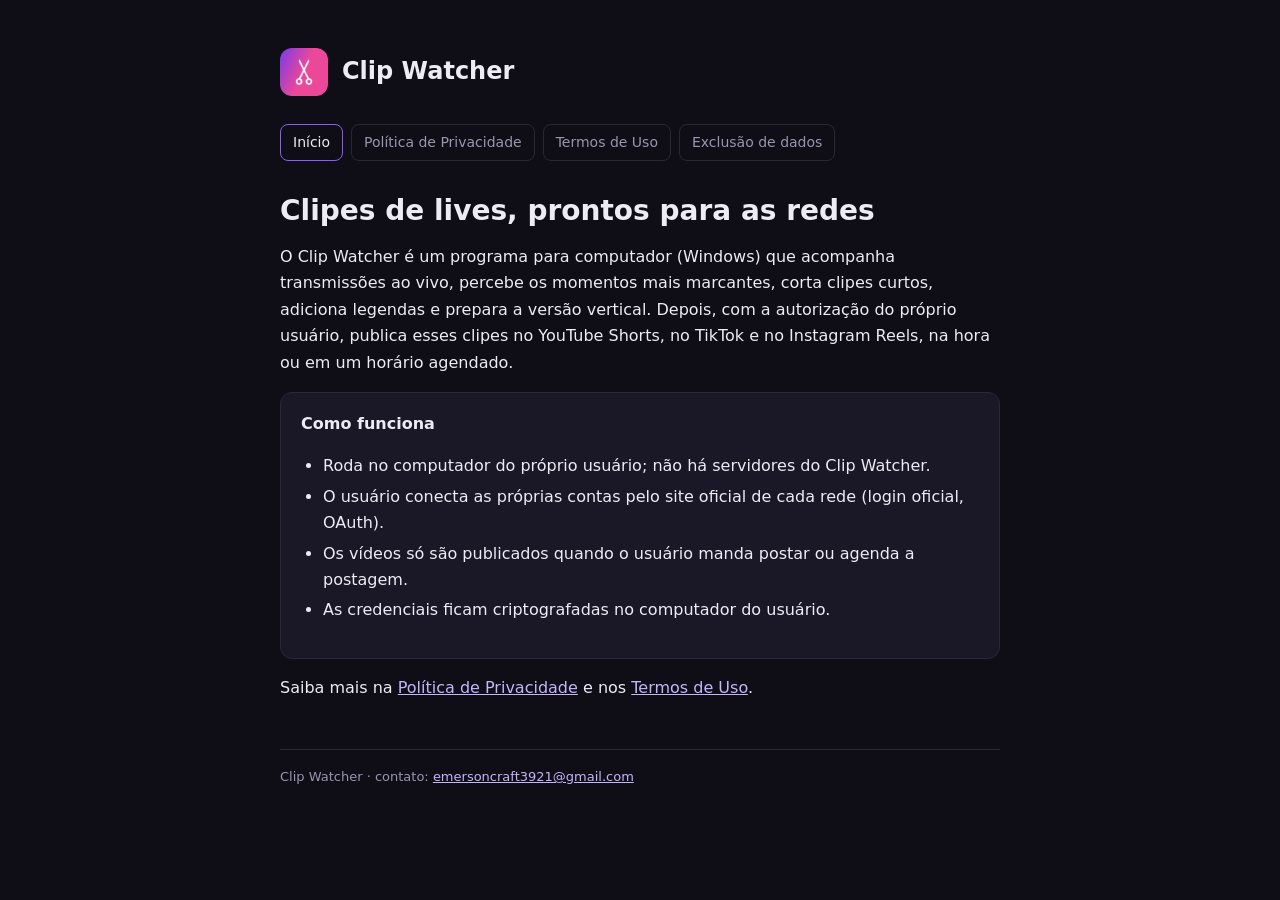
<file: index.html>
<!doctype html>
<html lang="pt-BR">
<head>
  <meta charset="utf-8">
  <meta name="viewport" content="width=device-width, initial-scale=1">
  <title>Clip Watcher</title>
  <link rel="stylesheet" href="estilo.css">
  <link rel="icon" href="icone.png">
</head>
<body>
<main>
  <header><img src="icone.png" alt=""><span class="nome">Clip Watcher</span></header>
  <nav>
    <a class="ativo" href="index.html">Início</a>
    <a href="privacidade.html">Política de Privacidade</a>
    <a href="termos.html">Termos de Uso</a>
    <a href="exclusao-de-dados.html">Exclusão de dados</a>
  </nav>

  <h1>Clipes de lives, prontos para as redes</h1>
  <p>O Clip Watcher é um programa para computador (Windows) que acompanha transmissões ao vivo,
     percebe os momentos mais marcantes, corta clipes curtos, adiciona legendas e prepara a
     versão vertical. Depois, com a autorização do próprio usuário, publica esses clipes no
     YouTube Shorts, no TikTok e no Instagram Reels, na hora ou em um horário agendado.</p>

  <div class="cartao">
    <strong>Como funciona</strong>
    <ul>
      <li>Roda no computador do próprio usuário; não há servidores do Clip Watcher.</li>
      <li>O usuário conecta as próprias contas pelo site oficial de cada rede (login oficial, OAuth).</li>
      <li>Os vídeos só são publicados quando o usuário manda postar ou agenda a postagem.</li>
      <li>As credenciais ficam criptografadas no computador do usuário.</li>
    </ul>
  </div>

  <p>Saiba mais na <a href="privacidade.html">Política de Privacidade</a> e nos
     <a href="termos.html">Termos de Uso</a>.</p>

  <footer>Clip Watcher · contato: <a href="mailto:emersoncraft3921@gmail.com">emersoncraft3921@gmail.com</a></footer>
</main>
</body>
</html>
</file>
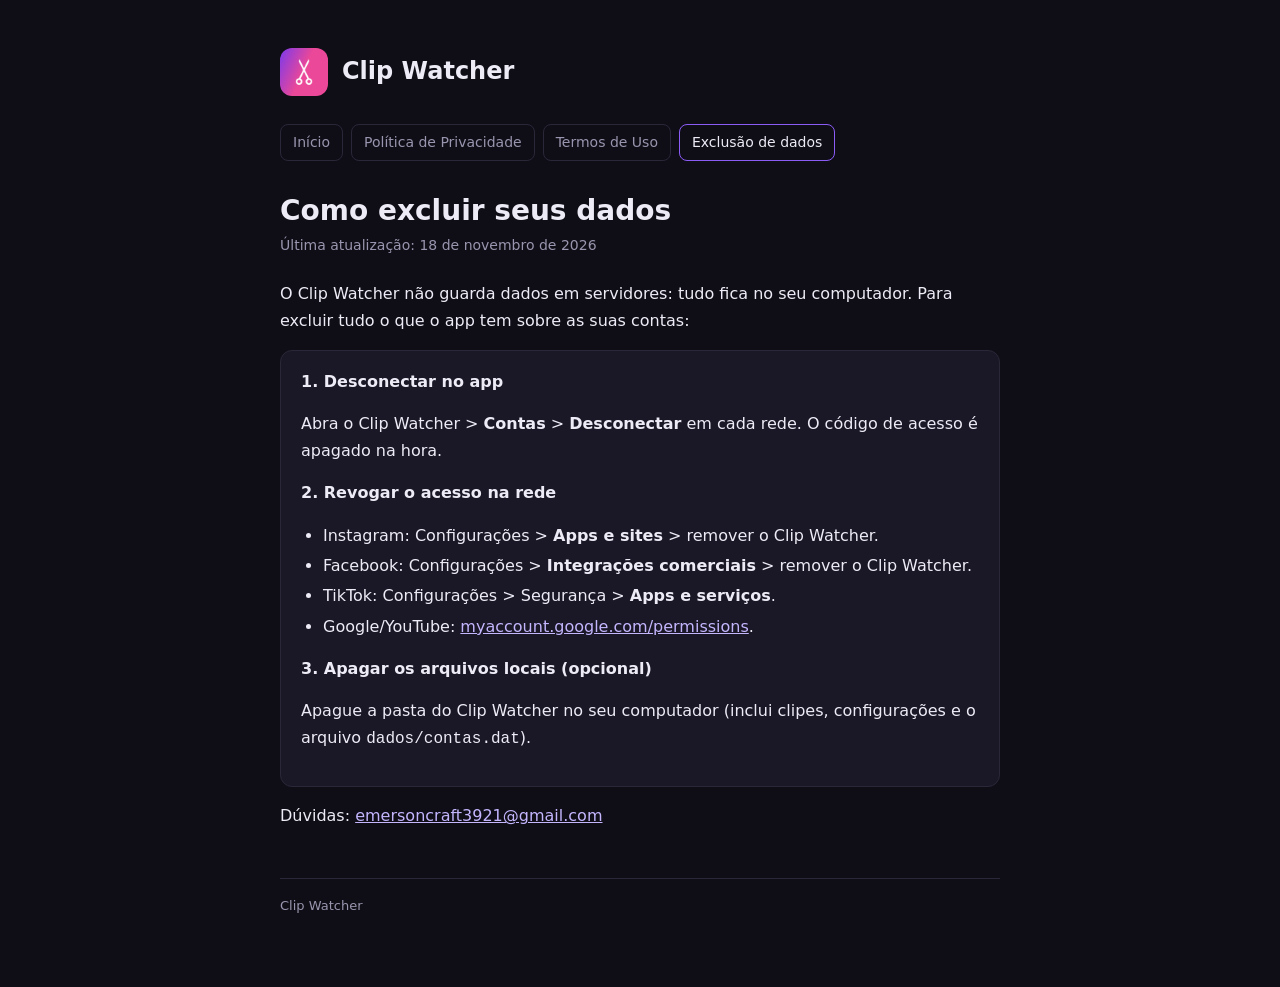
<file: exclusao-de-dados.html>
<!doctype html>
<html lang="pt-BR">
<head>
  <meta charset="utf-8">
  <meta name="viewport" content="width=device-width, initial-scale=1">
  <title>Exclusão de dados · Clip Watcher</title>
  <link rel="stylesheet" href="estilo.css">
  <link rel="icon" href="icone.png">
</head>
<body>
<main>
  <header><img src="icone.png" alt=""><span class="nome">Clip Watcher</span></header>
  <nav>
    <a href="index.html">Início</a>
    <a href="privacidade.html">Política de Privacidade</a>
    <a href="termos.html">Termos de Uso</a>
    <a class="ativo" href="exclusao-de-dados.html">Exclusão de dados</a>
  </nav>

  <h1>Como excluir seus dados</h1>
  <div class="data">Última atualização: 18 de novembro de 2026</div>

  <p>O Clip Watcher não guarda dados em servidores: tudo fica no seu computador. Para excluir
     tudo o que o app tem sobre as suas contas:</p>

  <div class="cartao">
    <strong>1. Desconectar no app</strong>
    <p>Abra o Clip Watcher &gt; <strong>Contas</strong> &gt; <strong>Desconectar</strong> em cada rede.
       O código de acesso é apagado na hora.</p>
    <strong>2. Revogar o acesso na rede</strong>
    <ul>
      <li>Instagram: Configurações &gt; <strong>Apps e sites</strong> &gt; remover o Clip Watcher.</li>
      <li>Facebook: Configurações &gt; <strong>Integrações comerciais</strong> &gt; remover o Clip Watcher.</li>
      <li>TikTok: Configurações &gt; Segurança &gt; <strong>Apps e serviços</strong>.</li>
      <li>Google/YouTube: <a href="https://myaccount.google.com/permissions">myaccount.google.com/permissions</a>.</li>
    </ul>
    <strong>3. Apagar os arquivos locais (opcional)</strong>
    <p>Apague a pasta do Clip Watcher no seu computador (inclui clipes, configurações e o arquivo
       <code>dados/contas.dat</code>).</p>
  </div>

  <p>Dúvidas: <a href="mailto:emersoncraft3921@gmail.com">emersoncraft3921@gmail.com</a></p>
  <footer>Clip Watcher</footer>
</main>
</body>
</html>
</file>
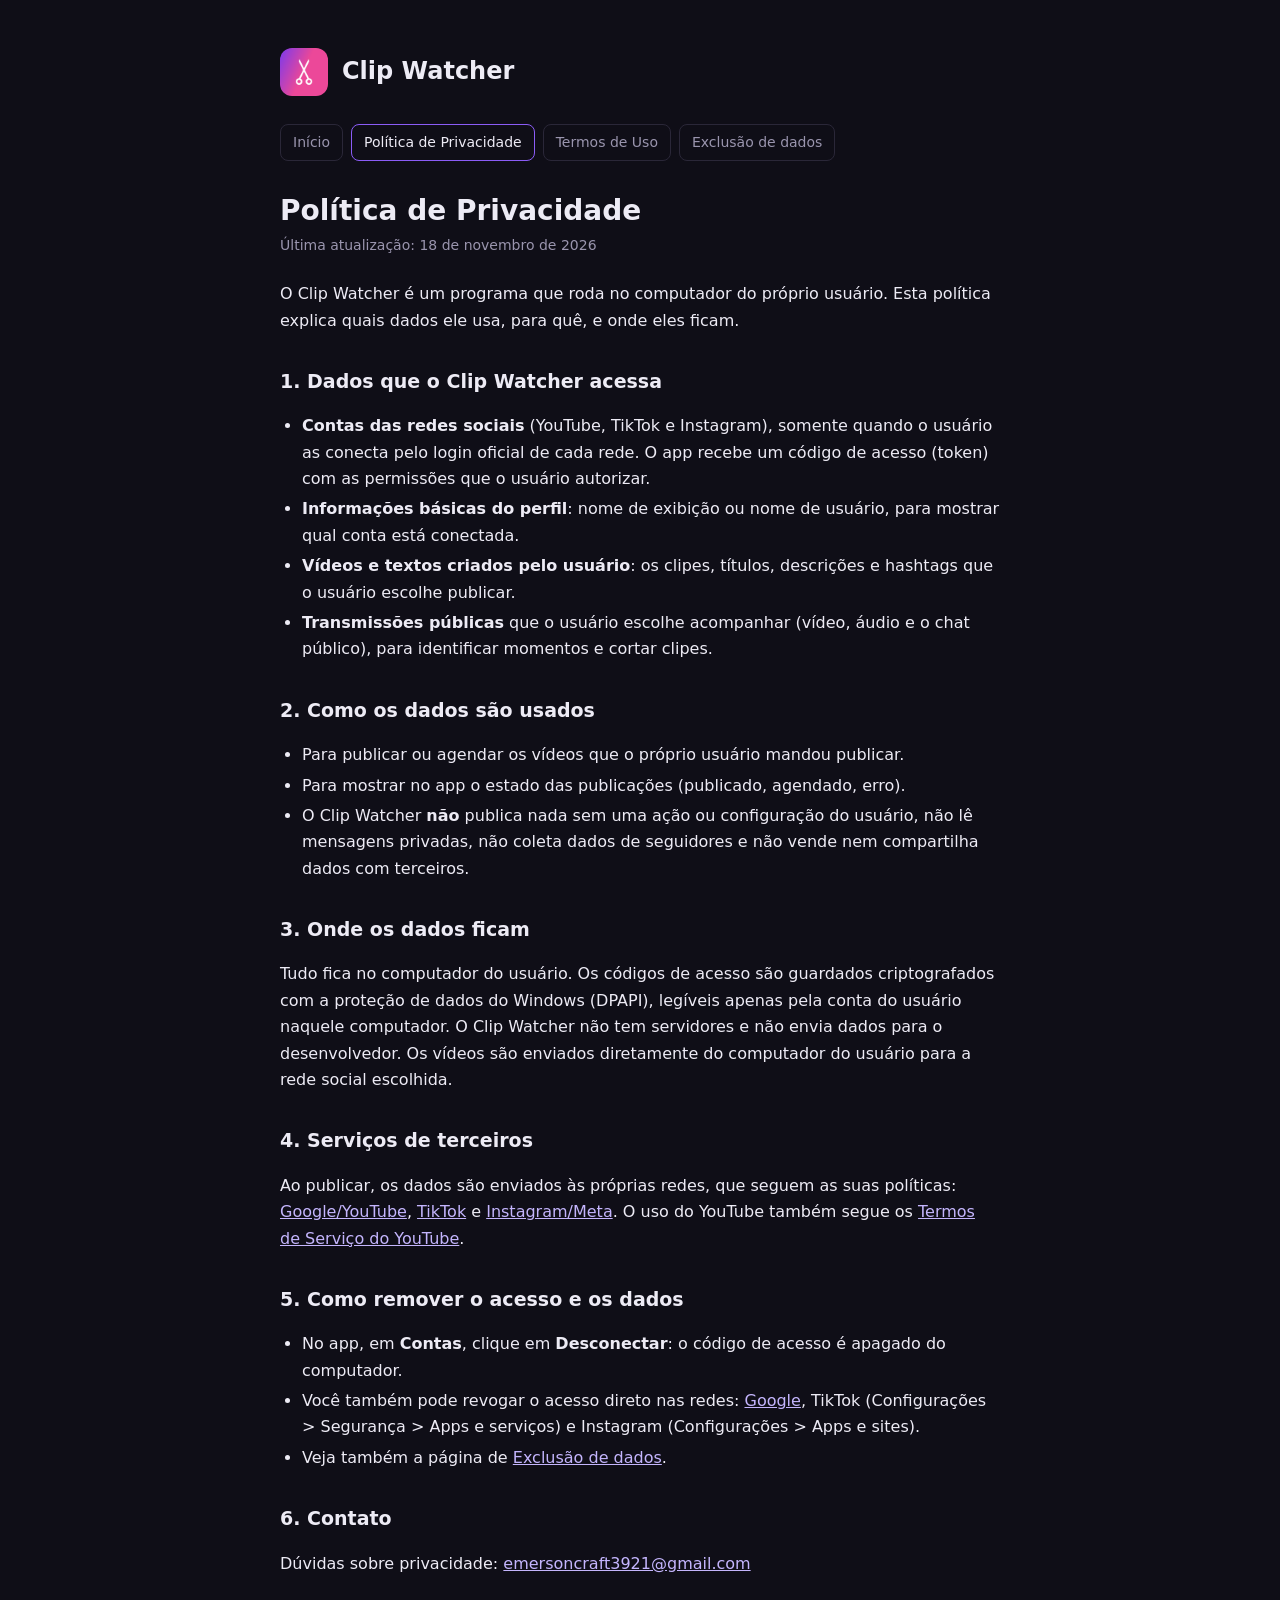
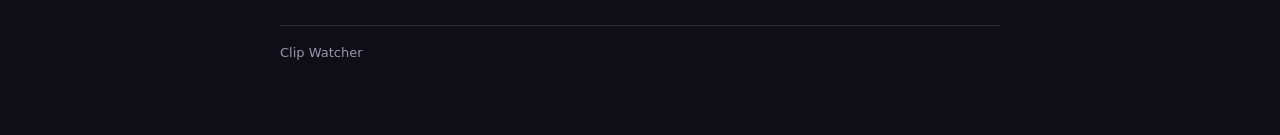
<file: privacidade.html>
<!doctype html>
<html lang="pt-BR">
<head>
  <meta charset="utf-8">
  <meta name="viewport" content="width=device-width, initial-scale=1">
  <title>Privacidade · Clip Watcher</title>
  <link rel="stylesheet" href="estilo.css">
  <link rel="icon" href="icone.png">
</head>
<body>
<main>
  <header><img src="icone.png" alt=""><span class="nome">Clip Watcher</span></header>
  <nav>
    <a href="index.html">Início</a>
    <a class="ativo" href="privacidade.html">Política de Privacidade</a>
    <a href="termos.html">Termos de Uso</a>
    <a href="exclusao-de-dados.html">Exclusão de dados</a>
  </nav>

  <h1>Política de Privacidade</h1>
  <div class="data">Última atualização: 18 de novembro de 2026</div>

  <p>O Clip Watcher é um programa que roda no computador do próprio usuário. Esta política
     explica quais dados ele usa, para quê, e onde eles ficam.</p>

  <h2>1. Dados que o Clip Watcher acessa</h2>
  <ul>
    <li><strong>Contas das redes sociais</strong> (YouTube, TikTok e Instagram), somente quando o
        usuário as conecta pelo login oficial de cada rede. O app recebe um código de acesso
        (token) com as permissões que o usuário autorizar.</li>
    <li><strong>Informações básicas do perfil</strong>: nome de exibição ou nome de usuário, para
        mostrar qual conta está conectada.</li>
    <li><strong>Vídeos e textos criados pelo usuário</strong>: os clipes, títulos, descrições e
        hashtags que o usuário escolhe publicar.</li>
    <li><strong>Transmissões públicas</strong> que o usuário escolhe acompanhar (vídeo, áudio e o
        chat público), para identificar momentos e cortar clipes.</li>
  </ul>

  <h2>2. Como os dados são usados</h2>
  <ul>
    <li>Para publicar ou agendar os vídeos que o próprio usuário mandou publicar.</li>
    <li>Para mostrar no app o estado das publicações (publicado, agendado, erro).</li>
    <li>O Clip Watcher <strong>não</strong> publica nada sem uma ação ou configuração do usuário,
        não lê mensagens privadas, não coleta dados de seguidores e não vende nem compartilha
        dados com terceiros.</li>
  </ul>

  <h2>3. Onde os dados ficam</h2>
  <p>Tudo fica no computador do usuário. Os códigos de acesso são guardados criptografados com a
     proteção de dados do Windows (DPAPI), legíveis apenas pela conta do usuário naquele
     computador. O Clip Watcher não tem servidores e não envia dados para o desenvolvedor.
     Os vídeos são enviados diretamente do computador do usuário para a rede social escolhida.</p>

  <h2>4. Serviços de terceiros</h2>
  <p>Ao publicar, os dados são enviados às próprias redes, que seguem as suas políticas:
     <a href="https://policies.google.com/privacy">Google/YouTube</a>,
     <a href="https://www.tiktok.com/legal/privacy-policy">TikTok</a> e
     <a href="https://privacycenter.instagram.com/policy">Instagram/Meta</a>.
     O uso do YouTube também segue os
     <a href="https://www.youtube.com/t/terms">Termos de Serviço do YouTube</a>.</p>

  <h2>5. Como remover o acesso e os dados</h2>
  <ul>
    <li>No app, em <strong>Contas</strong>, clique em <strong>Desconectar</strong>: o código de acesso
        é apagado do computador.</li>
    <li>Você também pode revogar o acesso direto nas redes:
        <a href="https://myaccount.google.com/permissions">Google</a>,
        TikTok (Configurações &gt; Segurança &gt; Apps e serviços) e
        Instagram (Configurações &gt; Apps e sites).</li>
    <li>Veja também a página de <a href="exclusao-de-dados.html">Exclusão de dados</a>.</li>
  </ul>

  <h2>6. Contato</h2>
  <p>Dúvidas sobre privacidade: <a href="mailto:emersoncraft3921@gmail.com">emersoncraft3921@gmail.com</a></p>

  <footer>Clip Watcher</footer>
</main>
</body>
</html>
</file>
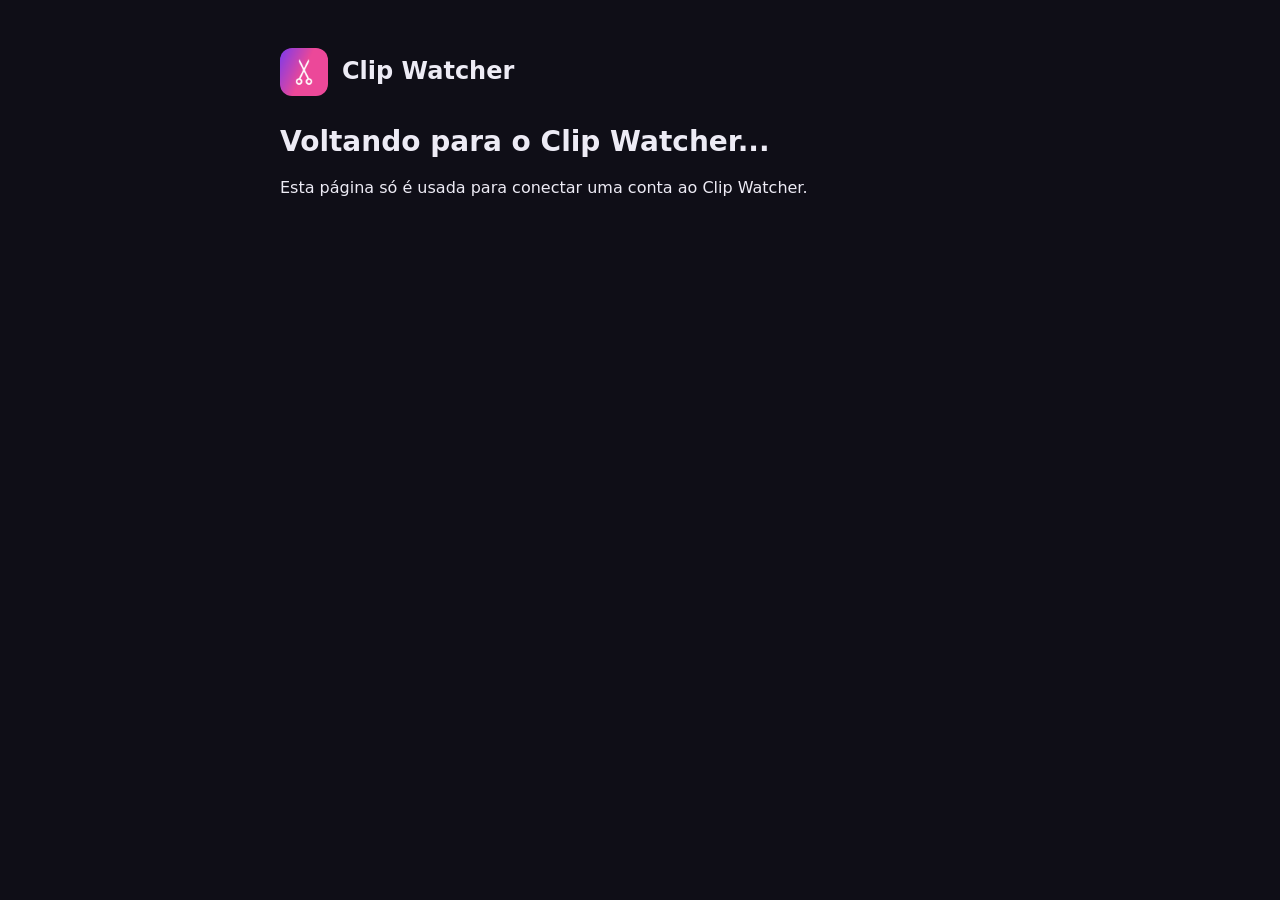
<file: retorno.html>
<!doctype html>
<html lang="pt-BR">
<head>
  <meta charset="utf-8">
  <meta name="viewport" content="width=device-width, initial-scale=1">
  <meta name="robots" content="noindex">
  <title>Conectando · Clip Watcher</title>
  <link rel="stylesheet" href="estilo.css">
  <link rel="icon" href="icone.png">
</head>
<body>
<main>
  <header><img src="icone.png" alt=""><span class="nome">Clip Watcher</span></header>
  <h1>Voltando para o Clip Watcher...</h1>
  <p id="msg">Se nada acontecer em alguns segundos, confira se o Clip Watcher está aberto neste computador e
    <a id="link" href="#">clique aqui</a>.</p>
</main>
<script>
  // A rede devolve o login para esta página (ela exige um endereço https). Aqui o código
  // segue para o Clip Watcher, que está esperando no próprio computador (localhost).
  // Nada é guardado nem enviado para outro lugar.
  var destino = "http://localhost:8723/retorno/" + location.search + location.hash;
  document.getElementById("link").href = destino;
  if (location.search.indexOf("code=") >= 0 || location.search.indexOf("error") >= 0) {
    location.replace(destino);
  } else {
    document.getElementById("msg").textContent = "Esta página só é usada para conectar uma conta ao Clip Watcher.";
  }
</script>
</body>
</html>
</file>
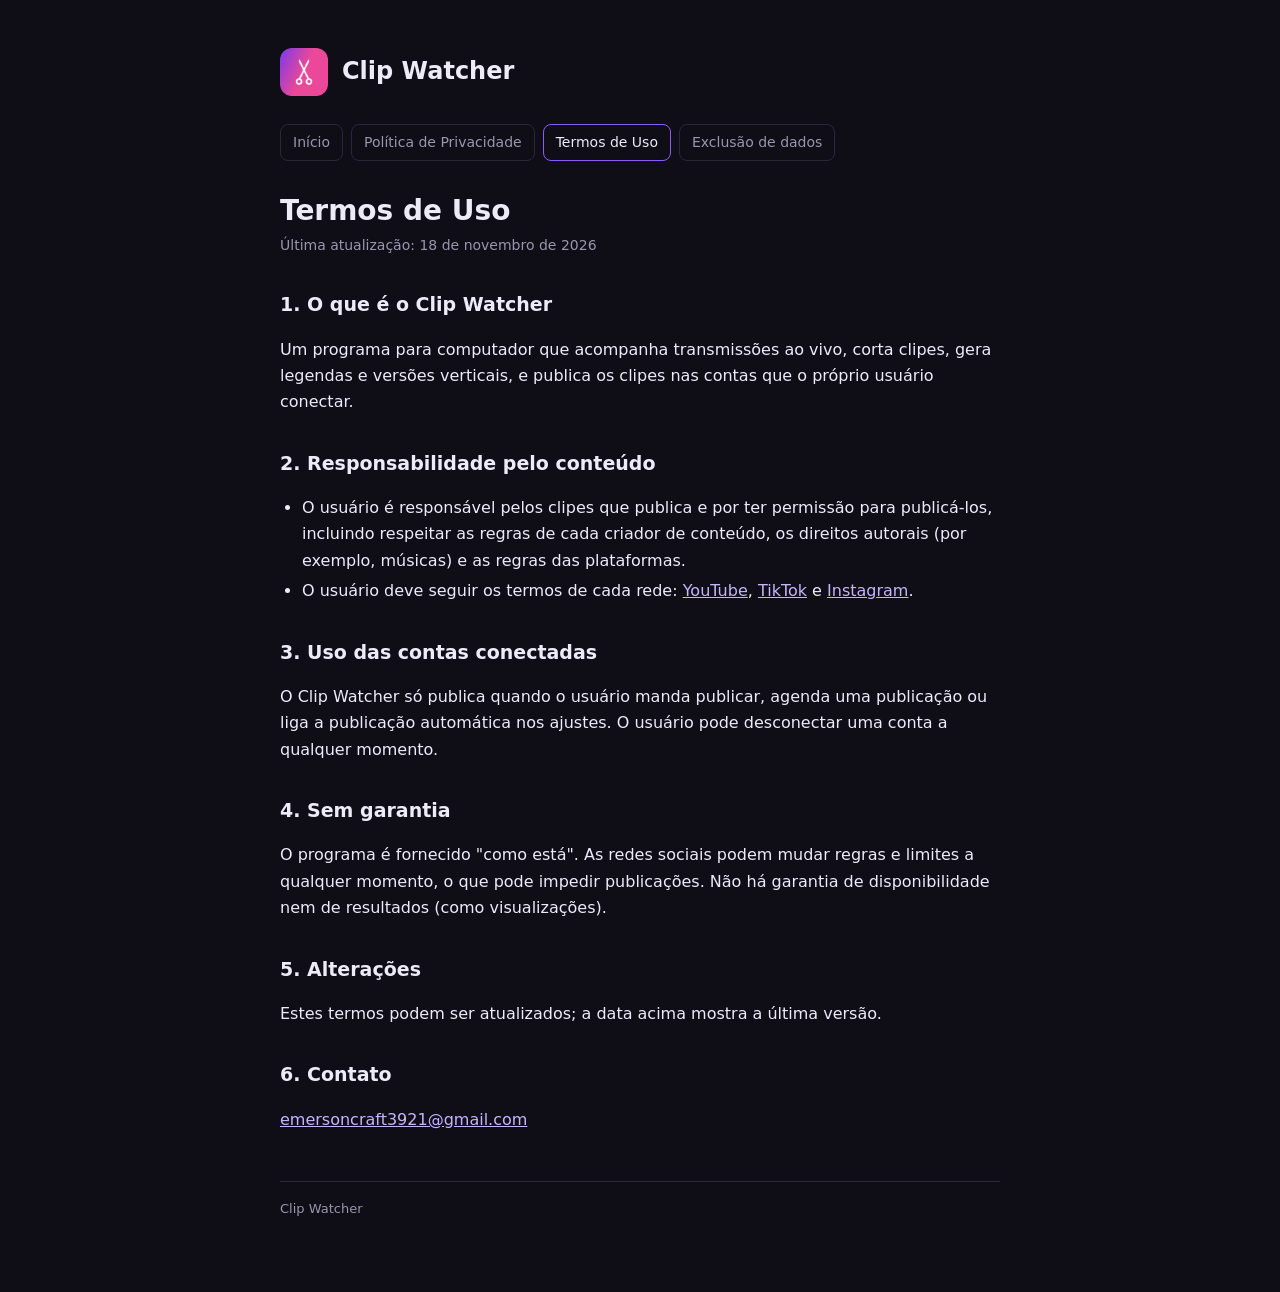
<file: termos.html>
<!doctype html>
<html lang="pt-BR">
<head>
  <meta charset="utf-8">
  <meta name="viewport" content="width=device-width, initial-scale=1">
  <title>Termos · Clip Watcher</title>
  <link rel="stylesheet" href="estilo.css">
  <link rel="icon" href="icone.png">
</head>
<body>
<main>
  <header><img src="icone.png" alt=""><span class="nome">Clip Watcher</span></header>
  <nav>
    <a href="index.html">Início</a>
    <a href="privacidade.html">Política de Privacidade</a>
    <a class="ativo" href="termos.html">Termos de Uso</a>
    <a href="exclusao-de-dados.html">Exclusão de dados</a>
  </nav>

  <h1>Termos de Uso</h1>
  <div class="data">Última atualização: 18 de novembro de 2026</div>

  <h2>1. O que é o Clip Watcher</h2>
  <p>Um programa para computador que acompanha transmissões ao vivo, corta clipes, gera legendas
     e versões verticais, e publica os clipes nas contas que o próprio usuário conectar.</p>

  <h2>2. Responsabilidade pelo conteúdo</h2>
  <ul>
    <li>O usuário é responsável pelos clipes que publica e por ter permissão para publicá-los,
        incluindo respeitar as regras de cada criador de conteúdo, os direitos autorais (por
        exemplo, músicas) e as regras das plataformas.</li>
    <li>O usuário deve seguir os termos de cada rede:
        <a href="https://www.youtube.com/t/terms">YouTube</a>,
        <a href="https://www.tiktok.com/legal/terms-of-service">TikTok</a> e
        <a href="https://help.instagram.com/581066165581870">Instagram</a>.</li>
  </ul>

  <h2>3. Uso das contas conectadas</h2>
  <p>O Clip Watcher só publica quando o usuário manda publicar, agenda uma publicação ou liga a
     publicação automática nos ajustes. O usuário pode desconectar uma conta a qualquer momento.</p>

  <h2>4. Sem garantia</h2>
  <p>O programa é fornecido "como está". As redes sociais podem mudar regras e limites a
     qualquer momento, o que pode impedir publicações. Não há garantia de disponibilidade nem de
     resultados (como visualizações).</p>

  <h2>5. Alterações</h2>
  <p>Estes termos podem ser atualizados; a data acima mostra a última versão.</p>

  <h2>6. Contato</h2>
  <p><a href="mailto:emersoncraft3921@gmail.com">emersoncraft3921@gmail.com</a></p>

  <footer>Clip Watcher</footer>
</main>
</body>
</html>
</file>
<file: estilo.css>
:root {
  --fundo: #0f0e17;
  --cartao: #1a1826;
  --borda: #2a2738;
  --texto: #edebf5;
  --suave: #9a95ae;
  --roxo: #8b5cf6;
}
* { box-sizing: border-box; }
body {
  margin: 0;
  background: var(--fundo);
  color: var(--texto);
  font: 16px/1.65 "Segoe UI", system-ui, -apple-system, sans-serif;
}
main { max-width: 760px; margin: 0 auto; padding: 48px 20px 72px; }
header { display: flex; align-items: center; gap: 14px; margin-bottom: 28px; }
header img { width: 48px; height: 48px; border-radius: 12px; }
header .nome { font-size: 24px; font-weight: 700; }
nav { display: flex; flex-wrap: wrap; gap: 8px; margin-bottom: 32px; }
nav a {
  color: var(--suave); text-decoration: none; padding: 6px 12px;
  border: 1px solid var(--borda); border-radius: 8px; font-size: 14px;
}
nav a:hover, nav a.ativo { color: var(--texto); border-color: var(--roxo); }
h1 { font-size: 28px; line-height: 1.25; margin: 0 0 6px; }
h2 { font-size: 19px; margin: 32px 0 8px; }
.data { color: var(--suave); font-size: 14px; margin-bottom: 24px; }
.cartao {
  background: var(--cartao); border: 1px solid var(--borda); border-radius: 12px;
  padding: 18px 20px; margin: 16px 0;
}
a { color: #c4b5fd; }
ul { padding-left: 22px; }
li { margin: 4px 0; }
footer { color: var(--suave); font-size: 13px; margin-top: 48px; border-top: 1px solid var(--borda); padding-top: 16px; }
</file>
